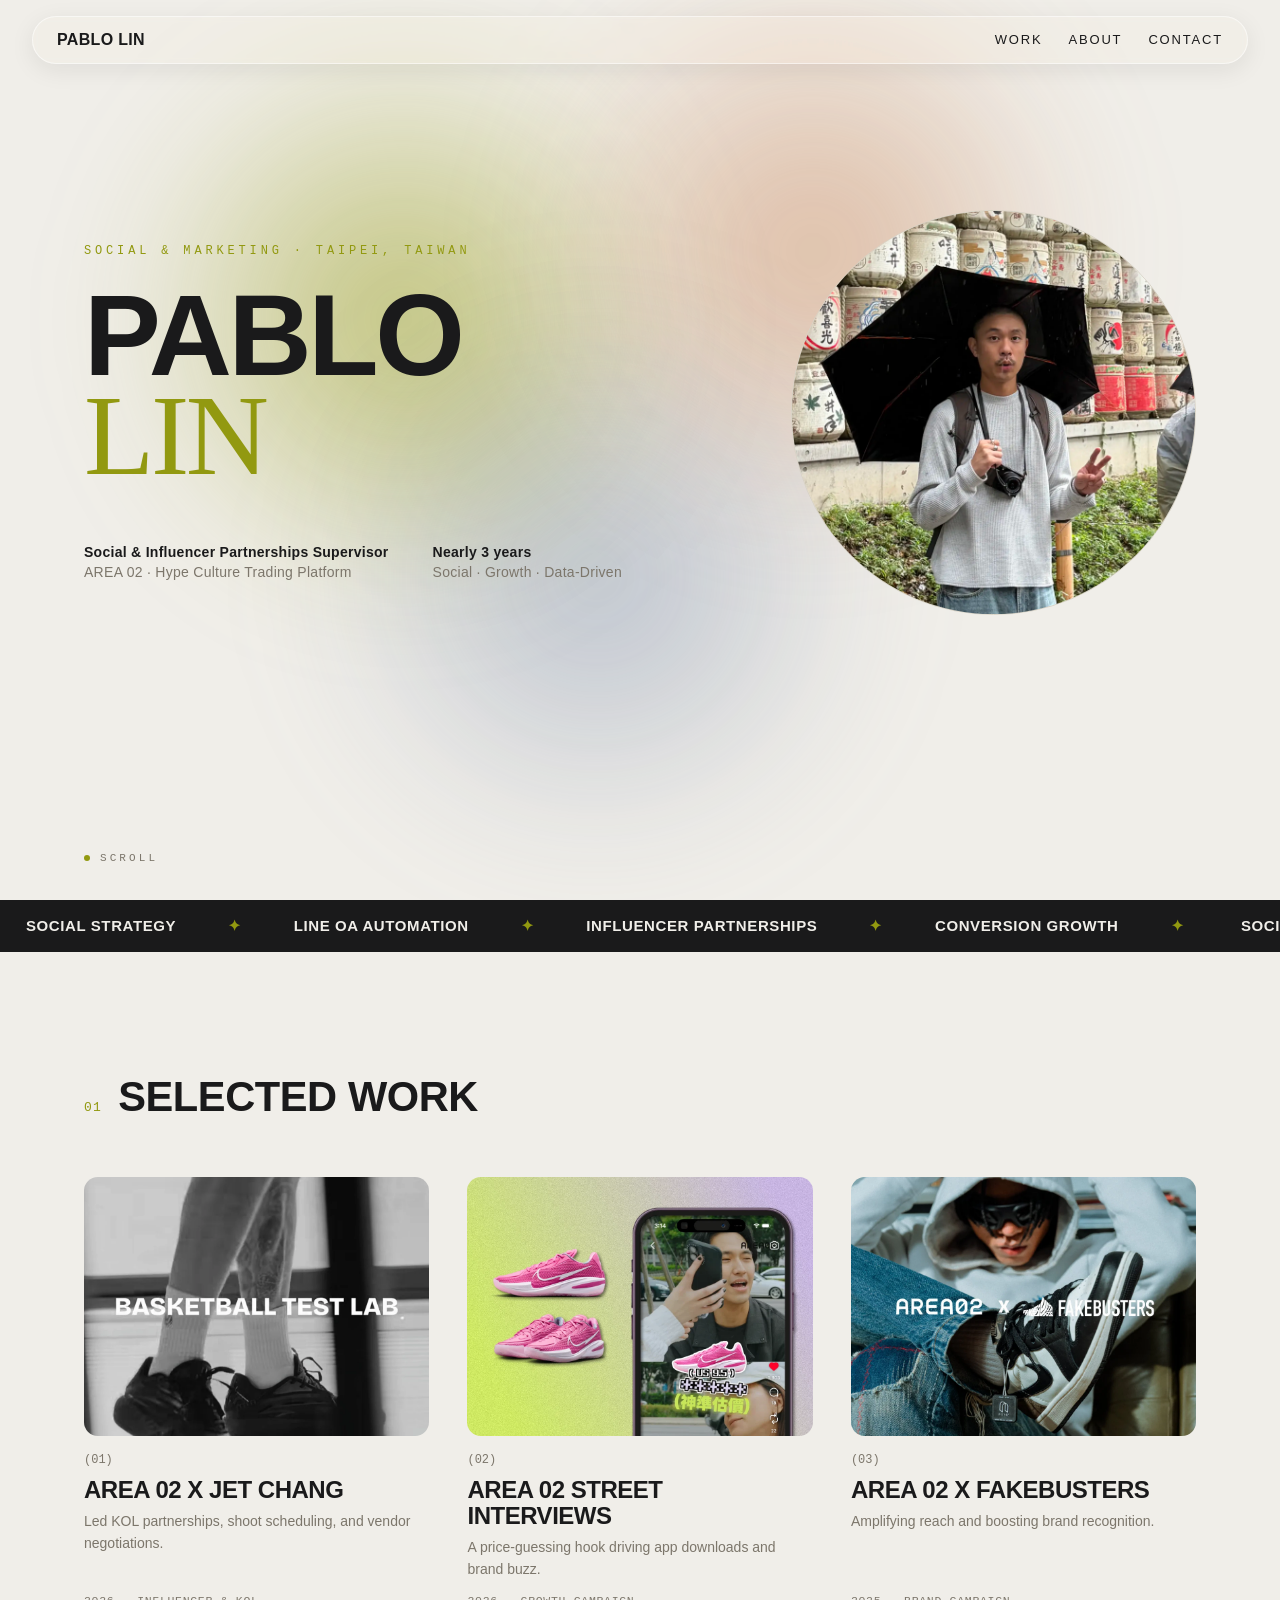
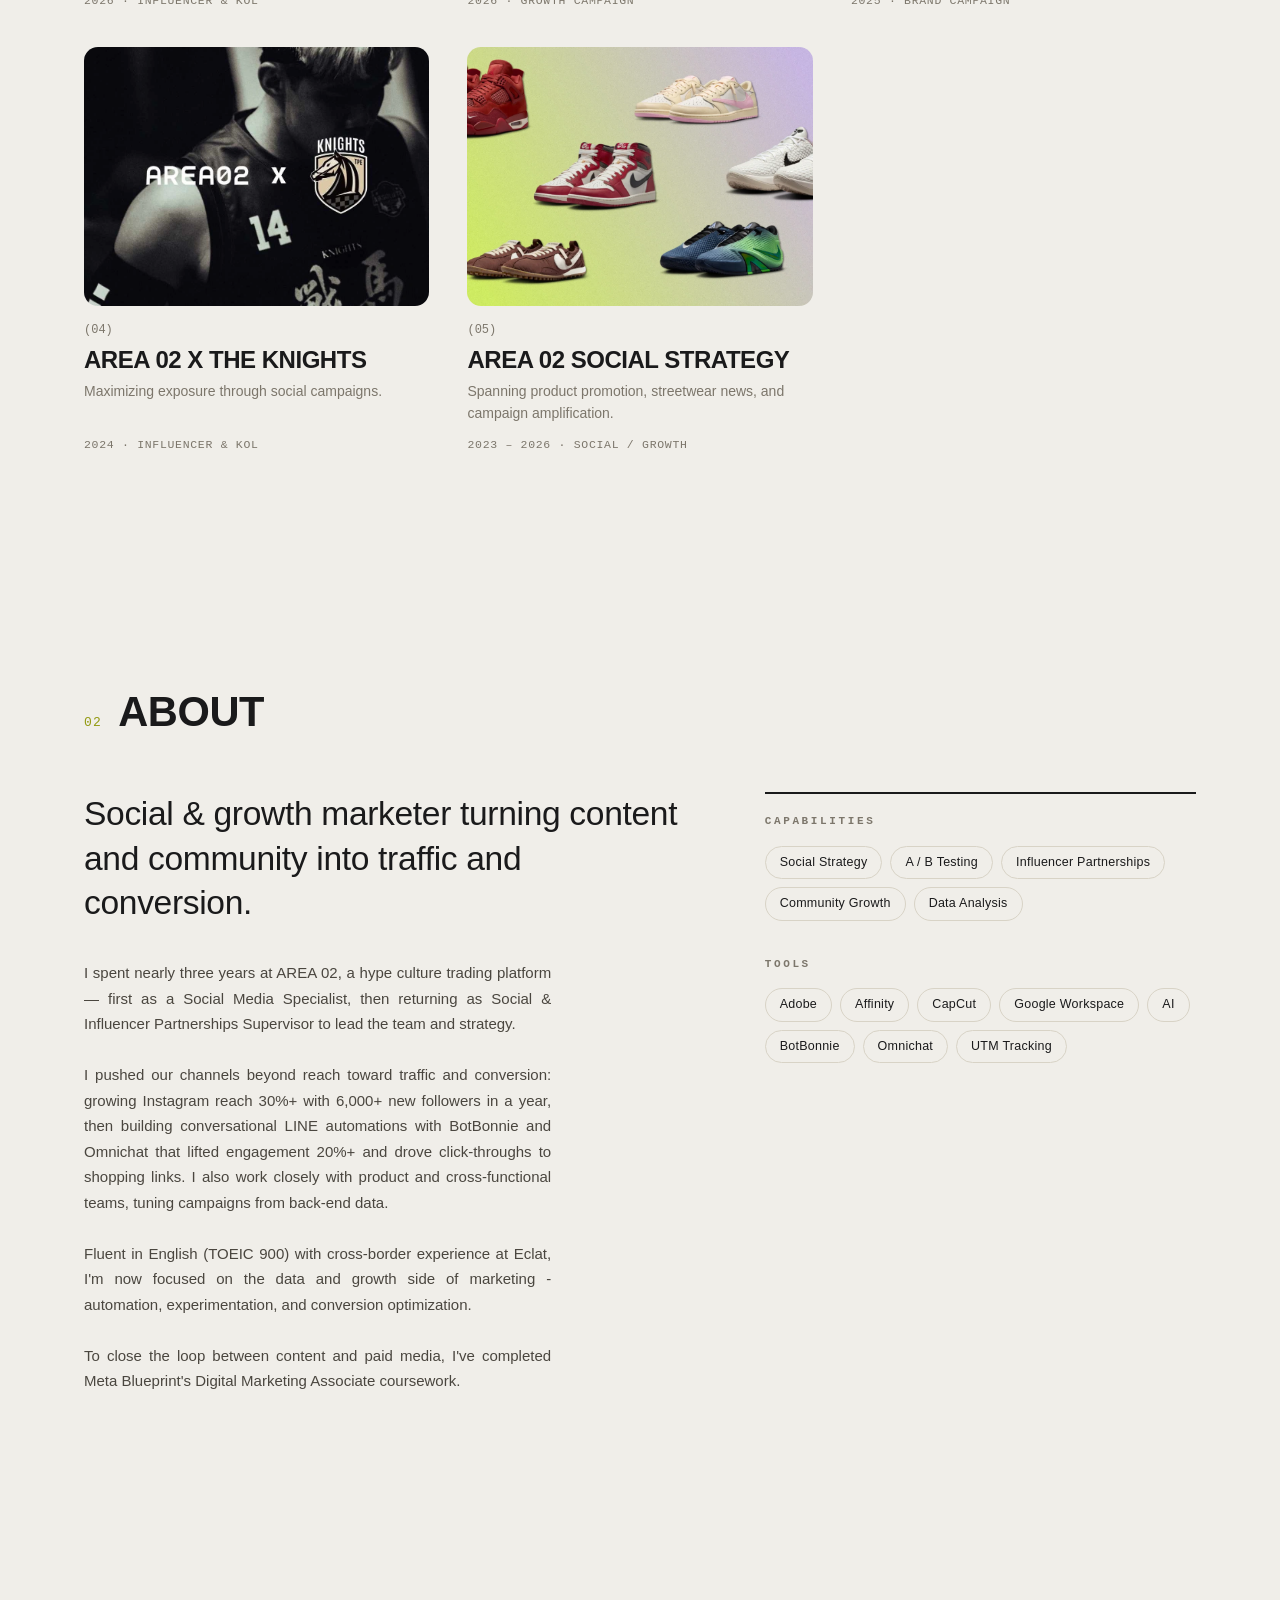
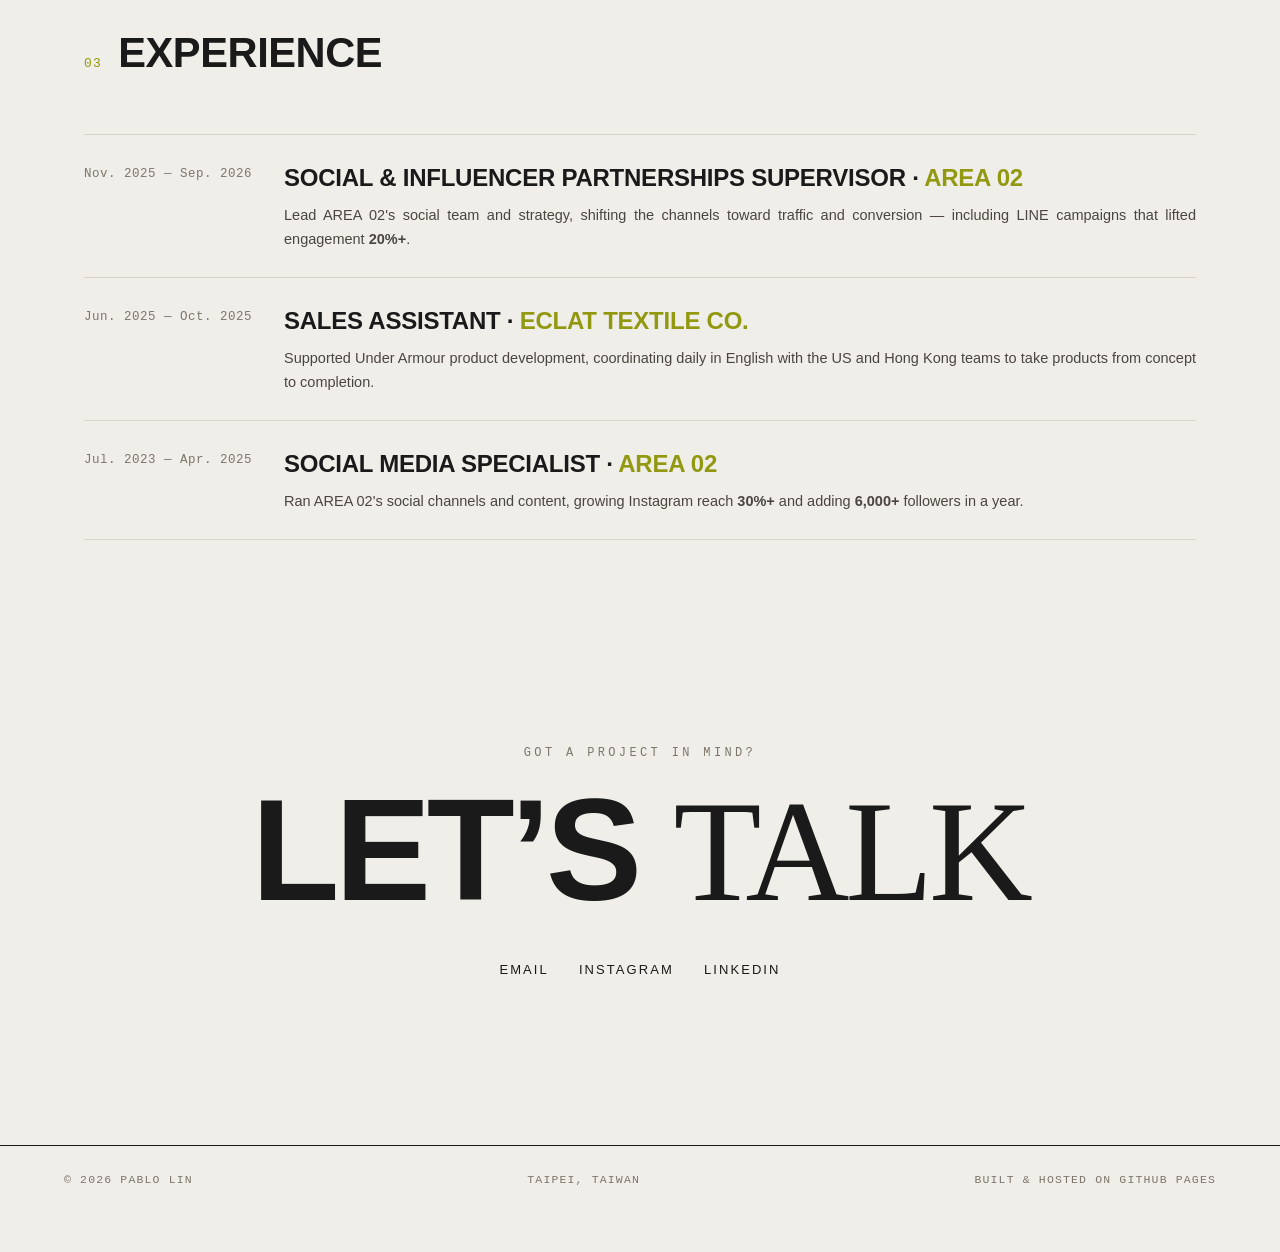
<file: index.html>
<!DOCTYPE html>
<html lang="en">
<head>
<meta charset="UTF-8">
<meta name="viewport" content="width=device-width, initial-scale=1.0">
<title>Pablo Lin · Portfolio</title>
<link rel="stylesheet" href="style.css">
<link rel="icon" href="data:image/svg+xml,<svg xmlns='http://www.w3.org/2000/svg' viewBox='0 0 100 100'><circle cx='50' cy='50' r='50' fill='%23929910'/></svg>">
</head>
<body>

<nav>
  <a href="#top" class="mark">Pablo Lin</a>
  <ul>
    <li><a href="#work">Work</a></li>
    <li><a href="#about">About</a></li>
    <li><a href="#contact">Contact</a></li>
  </ul>
</nav>

<header id="top">
  <!-- 滑鼠互動背景：三團柔色光斑，隨滑鼠流動、自體波動 -->
  <div class="hero-fx" aria-hidden="true">
    <span class="blob blob-1"></span>
    <span class="blob blob-2"></span>
    <span class="blob blob-3"></span>
  </div>
  <div class="wrap hero-grid">
    <div class="hero-text">
      <div class="eyebrow"><span>Social &amp; Marketing · Taipei, Taiwan</span></div>
      <h1>
        <span class="row"><i>Pablo</i></span>
        <span class="row"><i><em>Lin</em></i></span>
      </h1>
      <div class="hero-meta">
        <div><b>Social & Influencer Partnerships Supervisor</b><br>AREA 02 · Hype Culture Trading Platform</div>
        <div><b>Nearly 3 years</b><br>Social · Growth · Data-Driven</div>
      </div>
    </div>
    <div class="hero-photo">
      <img src="images/pablo.webp" alt="Pablo Lin">
    </div>
  </div>
  <div class="scroll-cue"><span class="dot"></span> Scroll</div>
</header>

<div class="marquee">
  <div>
    <span>Social Strategy</span><span><i>✦</i></span><span>LINE OA Automation</span><span><i>✦</i></span><span>Influencer Partnerships</span><span><i>✦</i></span><span>Conversion Growth</span><span><i>✦</i></span>
    <span>Social Strategy</span><span><i>✦</i></span><span>LINE OA Automation</span><span><i>✦</i></span><span>Influencer Partnerships</span><span><i>✦</i></span><span>Conversion Growth</span><span><i>✦</i></span>
  </div>
</div>

<section id="work">
  <div class="wrap">
    <div class="sec-head reveal"><span class="no">01</span><h2>Selected Work</h2></div>

    <div class="work-grid">
      <a class="work-card reveal" href="work/area02-jet-chang.html">
        <div class="work-card-img"><img src="images/work/jet-chang-cover.webp" alt="AREA 02 x Jet Chang"></div>
        <div class="work-card-info">
          <span class="idx">(01)</span>
          <h3 class="work-card-title">AREA 02 x Jet Chang</h3>
          <p class="work-card-desc">Led KOL partnerships, shoot scheduling, and vendor negotiations.</p>
          <span class="work-card-meta">2026 · Influencer &amp; KOL</span>
        </div>
      </a>

      <a class="work-card reveal" href="work/area02-street-interviews.html">
        <div class="work-card-img"><img src="images/work/area-02-street-interviews.webp" alt="AREA 02 Street Interviews"></div>
        <div class="work-card-info">
          <span class="idx">(02)</span>
          <h3 class="work-card-title">AREA 02 Street Interviews</h3>
          <p class="work-card-desc">A price-guessing hook driving app downloads and brand buzz.</p>
          <span class="work-card-meta">2026 · Growth Campaign</span>
        </div>
      </a>

      <a class="work-card reveal" href="work/area02-fakebusters.html">
        <div class="work-card-img"><img src="images/work/area-02-fakebusters.webp" alt="AREA 02 x FAKEBUSTERS"></div>
        <div class="work-card-info">
          <span class="idx">(03)</span>
          <h3 class="work-card-title">AREA 02 x FAKEBUSTERS</h3>
          <p class="work-card-desc">Amplifying reach and boosting brand recognition.</p>
          <span class="work-card-meta">2025 · Brand Campaign</span>
        </div>
      </a>

      <a class="work-card reveal" href="work/area02-the-knights.html">
        <div class="work-card-img"><img src="images/work/area-02-the-knights.webp" alt="AREA 02 x THE KNIGHTS"></div>
        <div class="work-card-info">
          <span class="idx">(04)</span>
          <h3 class="work-card-title">AREA 02 x THE KNIGHTS</h3>
          <p class="work-card-desc">Maximizing exposure through social campaigns.</p>
          <span class="work-card-meta">2024 · Influencer &amp; KOL</span>
        </div>
      </a>

      <a class="work-card reveal" href="work/area02-copywriting.html">
        <div class="work-card-img"><img src="images/work/area-02-copywriting.webp" alt="AREA 02 Social Strategy"></div>
        <div class="work-card-info">
          <span class="idx">(05)</span>
          <h3 class="work-card-title">AREA 02 Social Strategy</h3>
          <p class="work-card-desc">Spanning product promotion, streetwear news, and campaign amplification.</p>
          <span class="work-card-meta">2023 – 2026 · Social / Growth</span>
        </div>
      </a>
    </div>
  </div>
</section>

<section id="about">
  <div class="wrap">
    <div class="sec-head reveal"><span class="no">02</span><h2>About</h2></div>
    <div class="about-grid">
      <div class="reveal">
        <p class="lead">Social & growth marketer turning content and community into traffic and conversion.</p>
        <p class="body">I spent nearly three years at AREA 02, a hype culture trading platform — first as a Social Media Specialist, then returning as Social & Influencer Partnerships Supervisor to lead the team and strategy.<br><br>I pushed our channels beyond reach toward traffic and conversion: growing Instagram reach 30%+ with 6,000+ new followers in a year, then building conversational LINE automations with BotBonnie and Omnichat that lifted engagement 20%+ and drove click-throughs to shopping links. I also work closely with product and cross-functional teams, tuning campaigns from back-end data.<br><br>Fluent in English (TOEIC 900) with cross-border experience at Eclat, I'm now focused on the data and growth side of marketing - automation, experimentation, and conversion optimization.<br><br>To close the loop between content and paid media, I've completed Meta Blueprint's Digital Marketing Associate coursework.</p>
      </div>
      <div class="reveal">
        <div class="sidecard">
          <h3>Capabilities</h3>
          <div class="taglist">
            <span>Social Strategy</span><span>A / B Testing</span><span>Influencer Partnerships</span><span>Community Growth</span><span>Data Analysis</span>
          </div>
          <h3>Tools</h3>
          <div class="taglist">
            <span>Adobe</span><span>Affinity</span><span>CapCut</span><span>Google Workspace</span><span>AI</span><span>BotBonnie</span><span>Omnichat</span><span>UTM Tracking</span>
          </div>
        </div>
      </div>
    </div>
  </div>
</section>

<section id="experience">
  <div class="wrap">
    <div class="sec-head reveal"><span class="no">03</span><h2>Experience</h2></div>

    <div class="exp-row reveal">
      <div class="when">Nov. 2025 — Sep. 2026</div>
      <div>
        <div class="role">Social & Influencer Partnerships Supervisor · <span class="org">AREA 02</span></div>
        <p>Lead AREA 02's social team and strategy, shifting the channels toward traffic and conversion — including LINE campaigns that lifted engagement <strong>20%+</strong>.</p>
      </div>
    </div>

    <div class="exp-row reveal">
      <div class="when">Jun. 2025 — Oct. 2025</div>
      <div>
        <div class="role">Sales Assistant · <span class="org">Eclat Textile Co.</span></div>
        <p>Supported Under Armour product development, coordinating daily in English with the US and Hong Kong teams to take products from concept to completion.</p>
      </div>
    </div>

    <div class="exp-row reveal">
      <div class="when">Jul. 2023 — Apr. 2025</div>
      <div>
        <div class="role">Social Media Specialist · <span class="org">AREA 02</span></div>
        <p>Ran AREA 02's social channels and content, growing Instagram reach <strong>30%+</strong> and adding <strong>6,000+</strong> followers in a year.</p>
      </div>
    </div>
  </div>
</section>

<section id="contact" class="contact">
  <div class="wrap">
    <div class="pre reveal">Got a project in mind?</div>
    <a class="big reveal" href="mailto:boy19790710@gmail.com">Let&rsquo;s <em>talk</em></a>
    <div class="socials reveal">
      <a href="mailto:boy19790710@gmail.com">Email</a>
      <a href="https://www.instagram.com/0118_pablo/" target="_blank" rel="noopener">Instagram</a>
      <a href="https://www.linkedin.com/in/pablo-lin-388a37424/" target="_blank" rel="noopener">LinkedIn</a>
    </div>
  </div>
</section>

<footer>
  <span>© 2026 Pablo Lin</span>
  <span>Taipei, Taiwan</span>
  <span>Built &amp; hosted on GitHub Pages</span>
</footer>

<script src="app.js"></script>
</body>
</html>
</file>
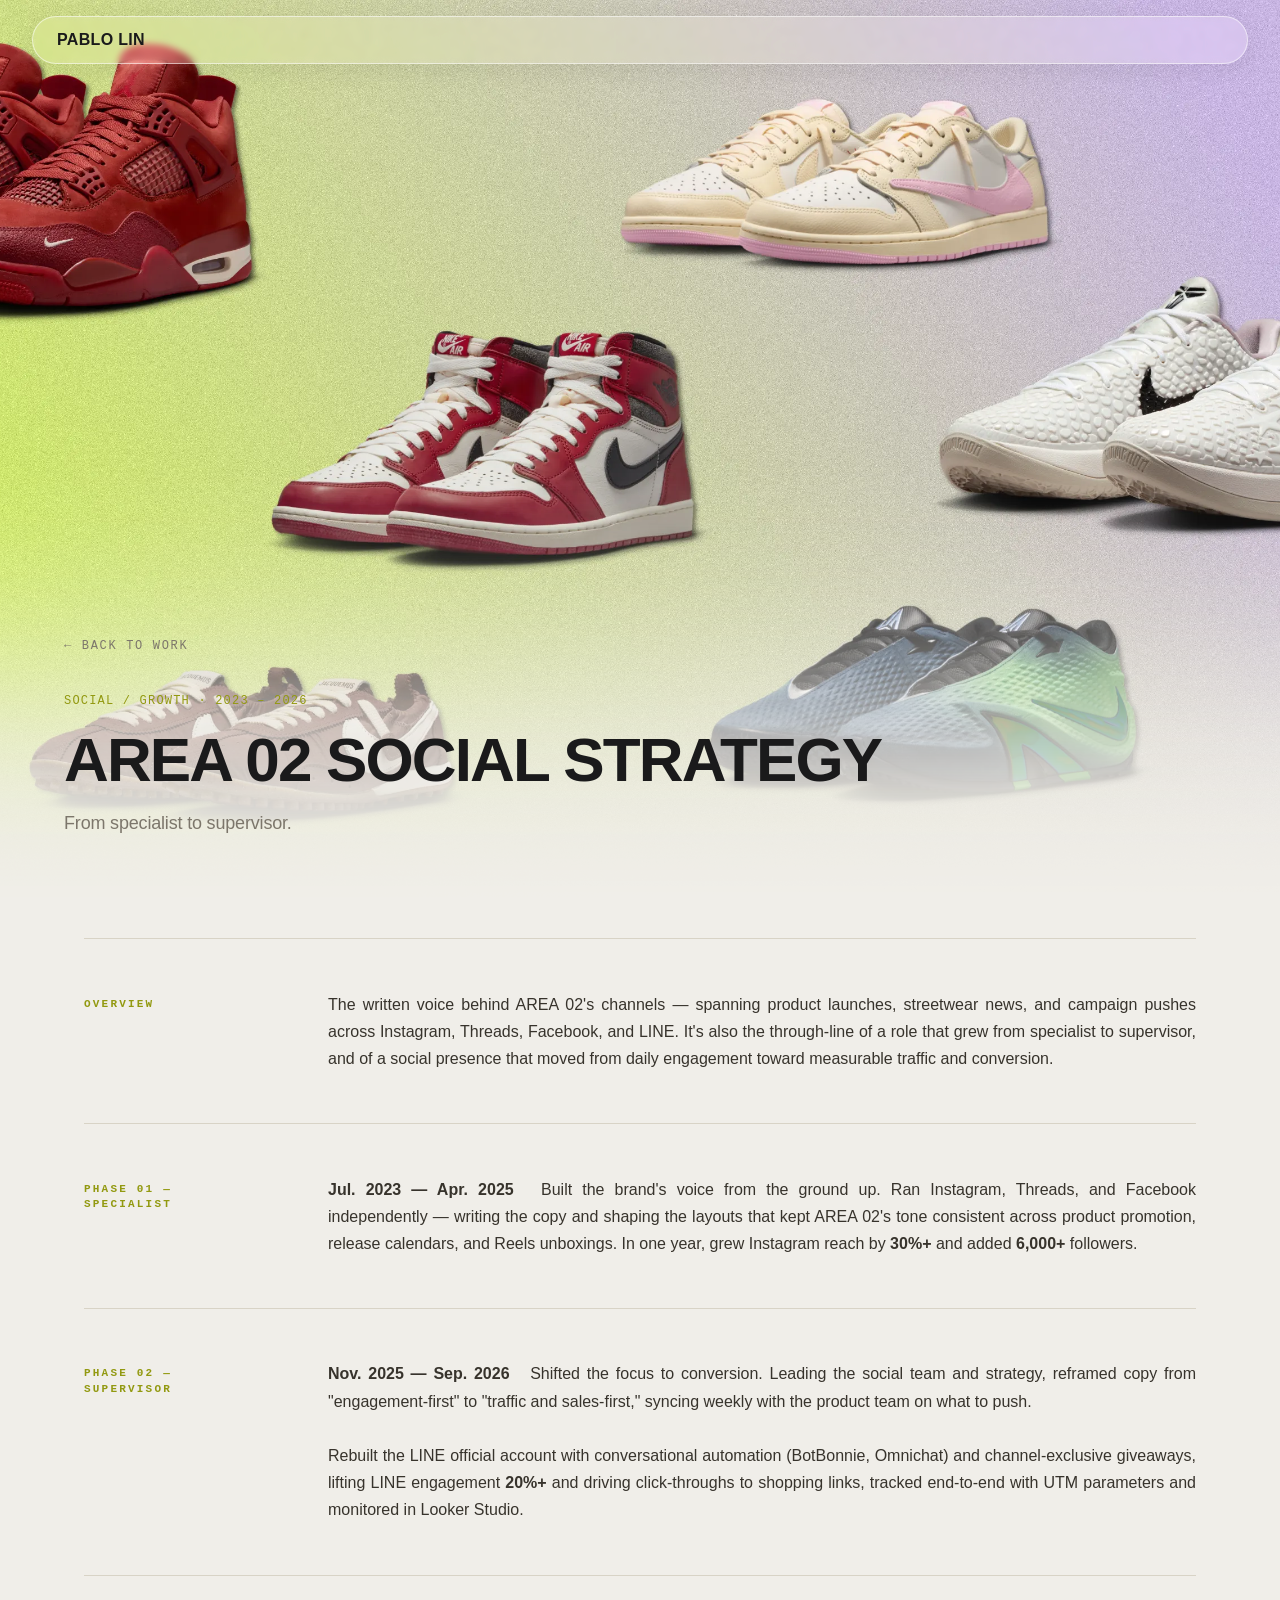
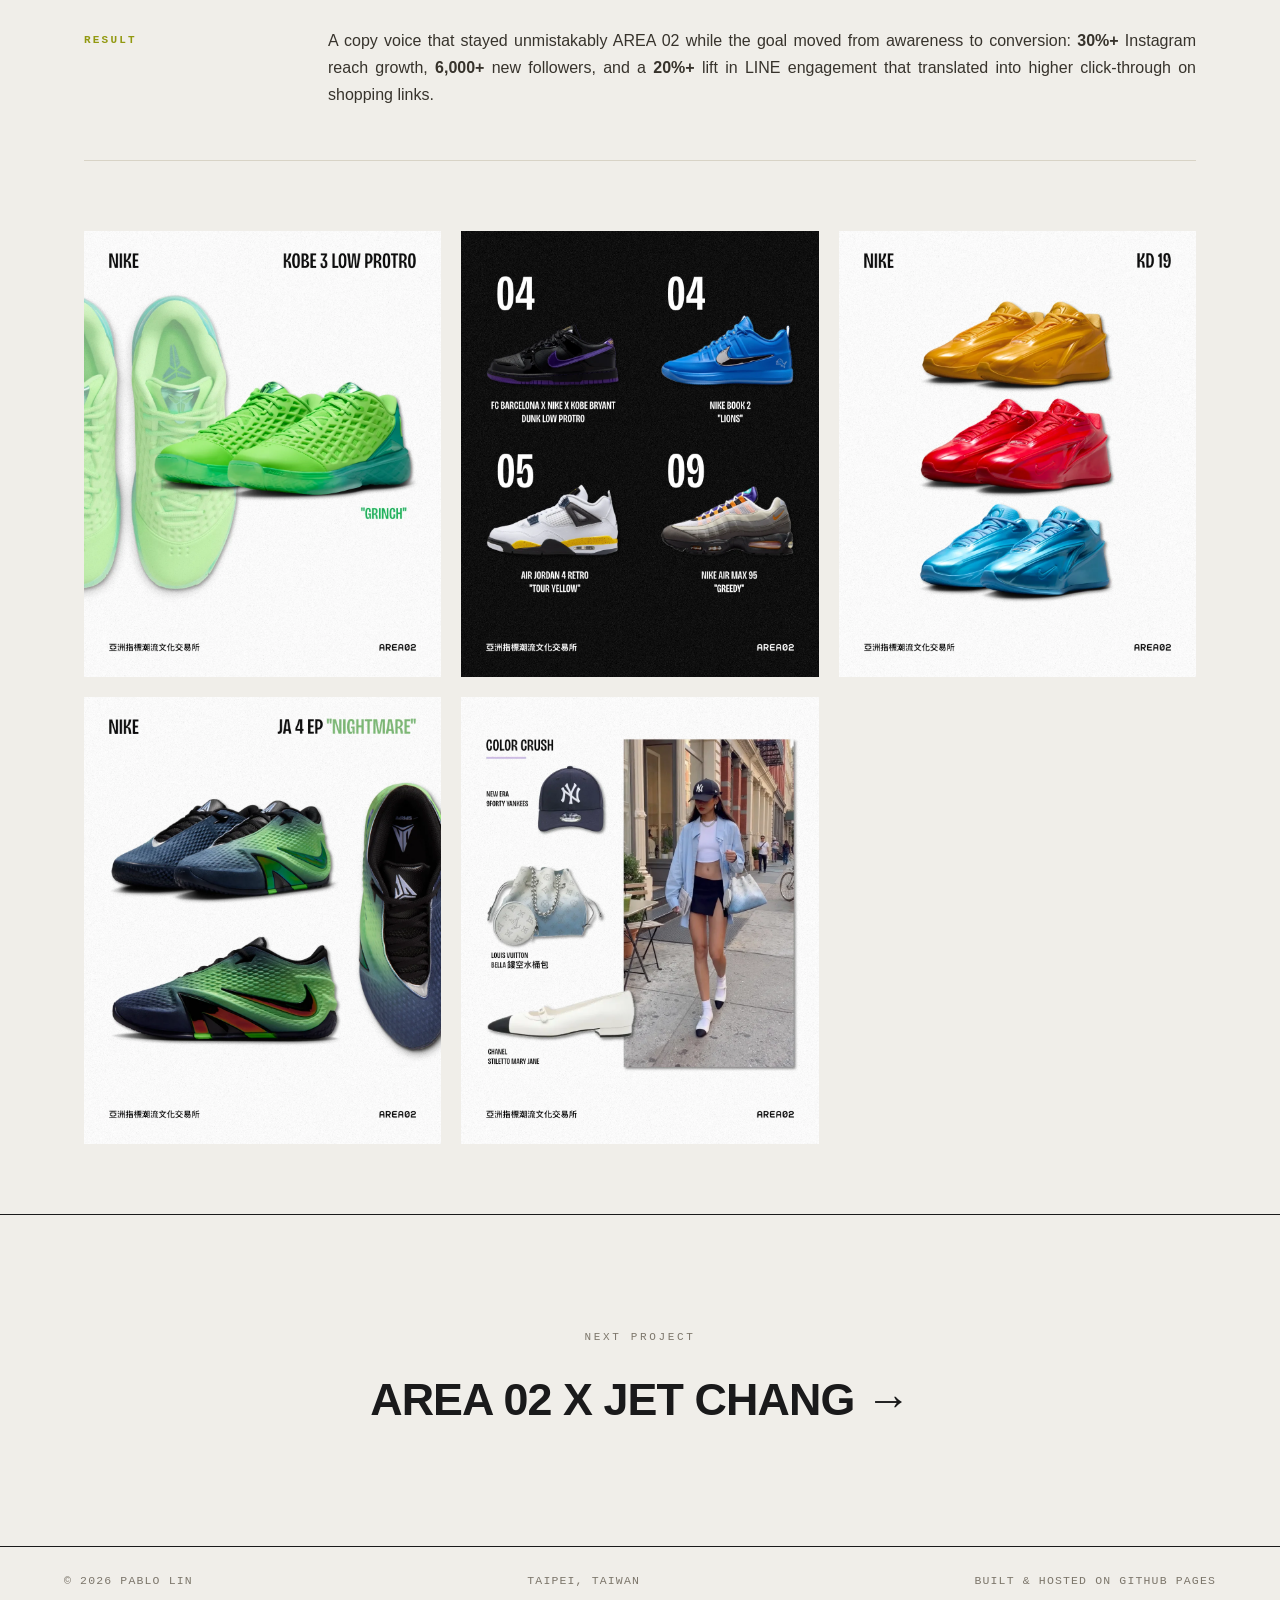
<file: work/area02-copywriting.html>
<!DOCTYPE html>
<html lang="en">
<head>
<meta charset="UTF-8">
<meta name="viewport" content="width=device-width, initial-scale=1.0">
<title>AREA 02 Copywriting · Pablo Lin</title>
<!-- This page is in /work, so css/js use ../ to go up one level -->
<link rel="stylesheet" href="../style.css">
<link rel="icon" href="data:image/svg+xml,<svg xmlns='http://www.w3.org/2000/svg' viewBox='0 0 100 100'><circle cx='50' cy='50' r='50' fill='%23929910'/></svg>">
</head>
<body>

<nav>
  <a href="../index.html" class="mark">Pablo Lin</a>
</nav>

<!-- 滿版 Banner Hero（僅 Copywriting 頁專用） -->
<section class="cw-hero">
  <!-- 會隨捲動淡出的滿版底圖 -->
  <div class="cw-hero-media">
    <img src="../images/area02-copywriting/area02-copywriting-banner.webp" alt="AREA 02 Copywriting">
  </div>

  <!-- 疊在圖上、靠左下的文字 -->
  <div class="cw-hero-caption">
    <a href="../index.html#work" class="backlink">← Back to Work</a>
    <div class="case-tags">Social / Growth · 2023 – 2026</div>
    <h1 class="cw-title">AREA 02 Social Strategy</h1>
    <p class="cw-sub">From specialist to supervisor.</p>
  </div>
</section>

<div class="wrap">
  <!-- 總覽：這頁是「文案」的整體能力，而非單一專案 -->
  <div class="case-body reveal">
    <h3>Overview</h3>
    <div>
      <p>The written voice behind AREA 02's channels — spanning product launches, streetwear news, and campaign pushes across Instagram, Threads, Facebook, and LINE. It's also the through-line of a role that grew from specialist to supervisor, and of a social presence that moved from daily engagement toward measurable traffic and conversion.</p>
    </div>
  </div>

  <!-- 第一階段：Specialist -->
  <div class="case-body reveal">
    <h3>Phase 01 — Specialist</h3>
    <div>
      <p><b>Jul. 2023 — Apr. 2025</b>　Built the brand's voice from the ground up. Ran Instagram, Threads, and Facebook independently — writing the copy and shaping the layouts that kept AREA 02's tone consistent across product promotion, release calendars, and Reels unboxings. In one year, grew Instagram reach by <strong>30%+</strong> and added <strong>6,000+</strong> followers.</p>
    </div>
  </div>

  <!-- 第二階段：Supervisor -->
  <div class="case-body reveal">
    <h3>Phase 02 — Supervisor</h3>
    <div>
      <p><b>Nov. 2025 — Sep. 2026</b>　Shifted the focus to conversion. Leading the social team and strategy, reframed copy from "engagement-first" to "traffic and sales-first," syncing weekly with the product team on what to push.<br><br>Rebuilt the LINE official account with conversational automation (BotBonnie, Omnichat) and channel-exclusive giveaways, lifting LINE engagement <strong>20%+</strong> and driving click-throughs to shopping links, tracked end-to-end with UTM parameters and monitored in Looker Studio.</p>
    </div>
  </div>

  <!-- 結論：用真實數字收攏 -->
  <div class="case-body reveal">
    <h3>Result</h3>
    <div>
      <p>A copy voice that stayed unmistakably AREA 02 while the goal moved from awareness to conversion: <strong>30%+</strong> Instagram reach growth, <strong>6,000+</strong> new followers, and a <strong>20%+</strong> lift in LINE engagement that translated into higher click-through on shopping links.</p>
    </div>
  </div>
</div>

<div class="wrap">
  <div class="gallery reveal">
    <div class="shot"><img src="../images/area02-copywriting/area02-copywriting-1.webp" alt="AREA 02 Copywriting — sample 1" loading="lazy" decoding="async"></div>
    <div class="shot"><img src="../images/area02-copywriting/area02-copywriting-2.webp" alt="AREA 02 Copywriting — sample 2" loading="lazy" decoding="async"></div>
    <div class="shot"><img src="../images/area02-copywriting/area02-copywriting-3.webp" alt="AREA 02 Copywriting — sample 3" loading="lazy" decoding="async"></div>
    <div class="shot"><img src="../images/area02-copywriting/area02-copywriting-4.webp" alt="AREA 02 Copywriting — sample 4" loading="lazy" decoding="async"></div>
    <div class="shot"><img src="../images/area02-copywriting/area02-copywriting-5.webp" alt="AREA 02 Copywriting — sample 5" loading="lazy" decoding="async"></div>
    <div class="shot"><img src="../images/area02-copywriting/area02-copywriting-6.webp" alt="AREA 02 Copywriting — sample 6" loading="lazy" decoding="async"></div>
  </div>
</div>

<div class="next-proj">
  <div class="wrap">
    <div class="pre">Next Project</div>
    <a href="area02-jet-chang.html">AREA 02 x Jet Chang →</a>
  </div>
</div>

<footer>
  <span>© 2026 Pablo Lin</span>
  <span>Taipei, Taiwan</span>
  <span>Built &amp; hosted on GitHub Pages</span>
</footer>

<script src="../app.js"></script>
</body>
</html>
</file>
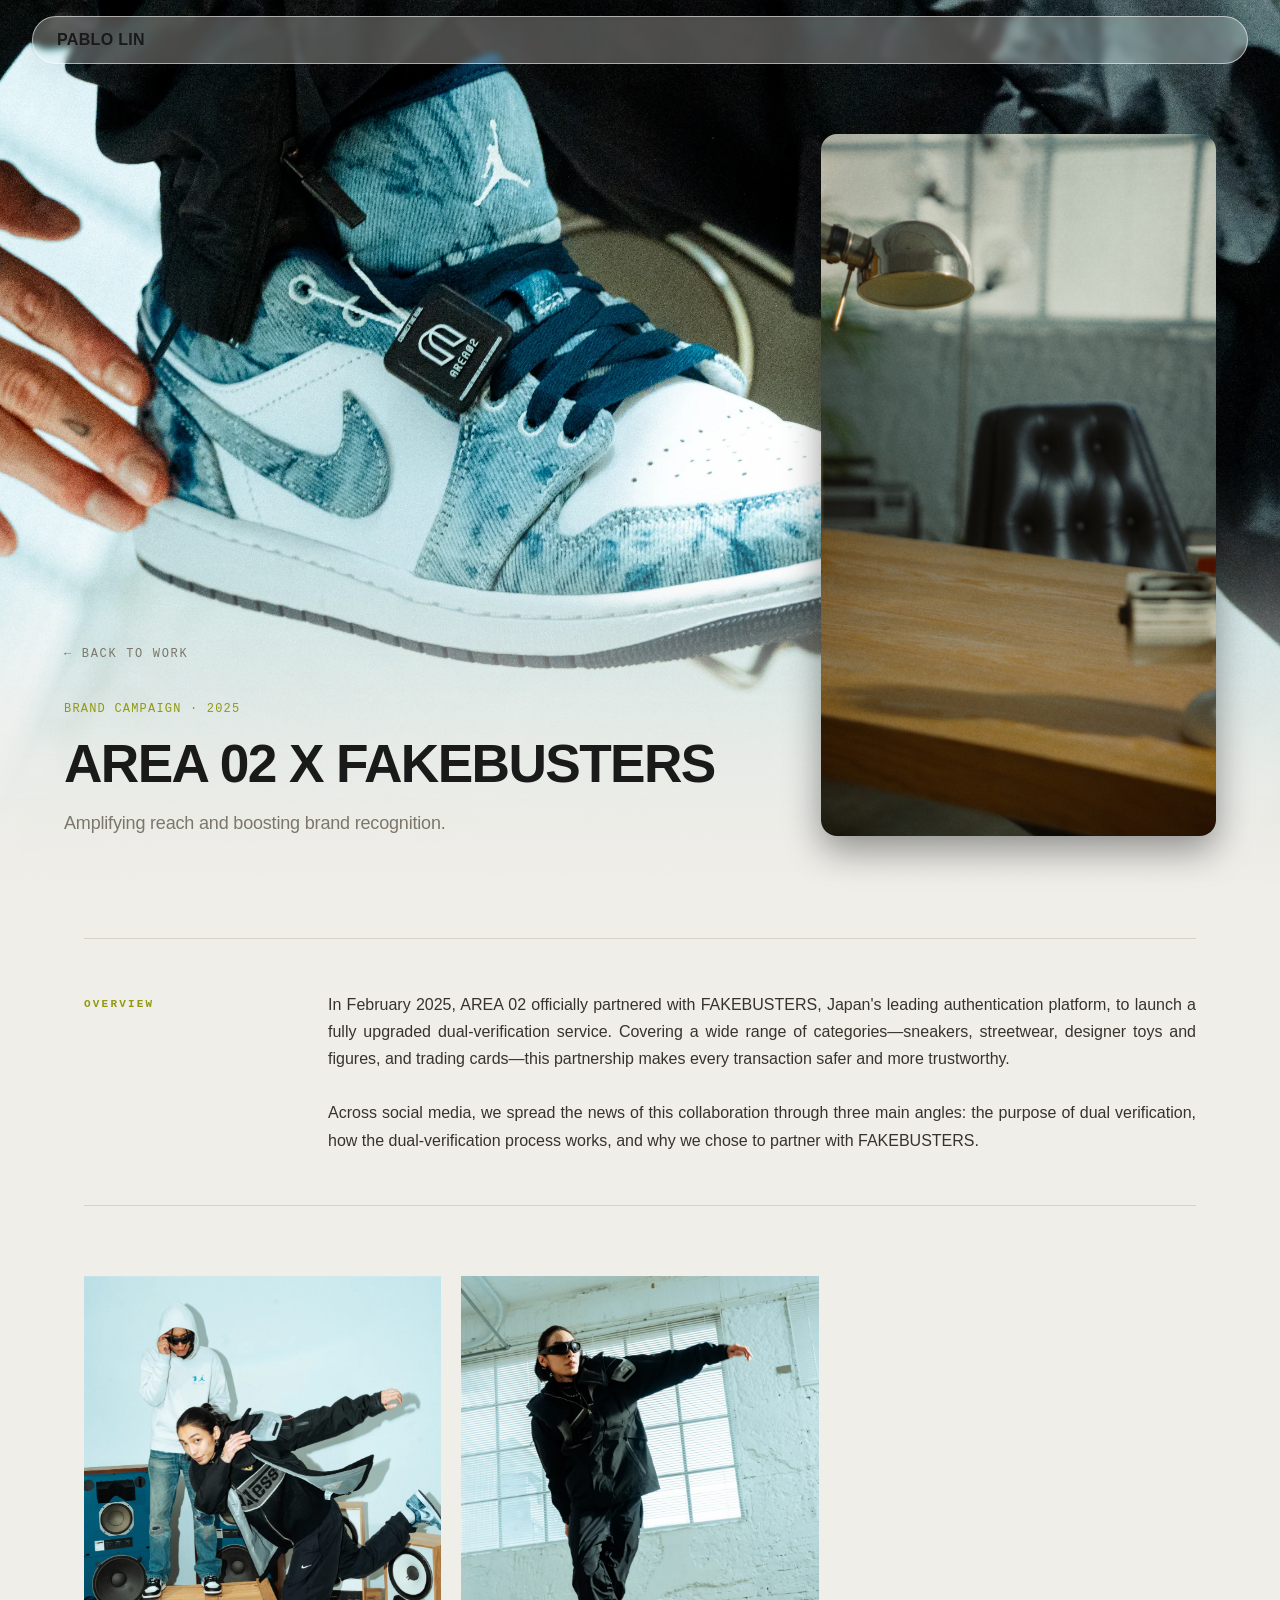
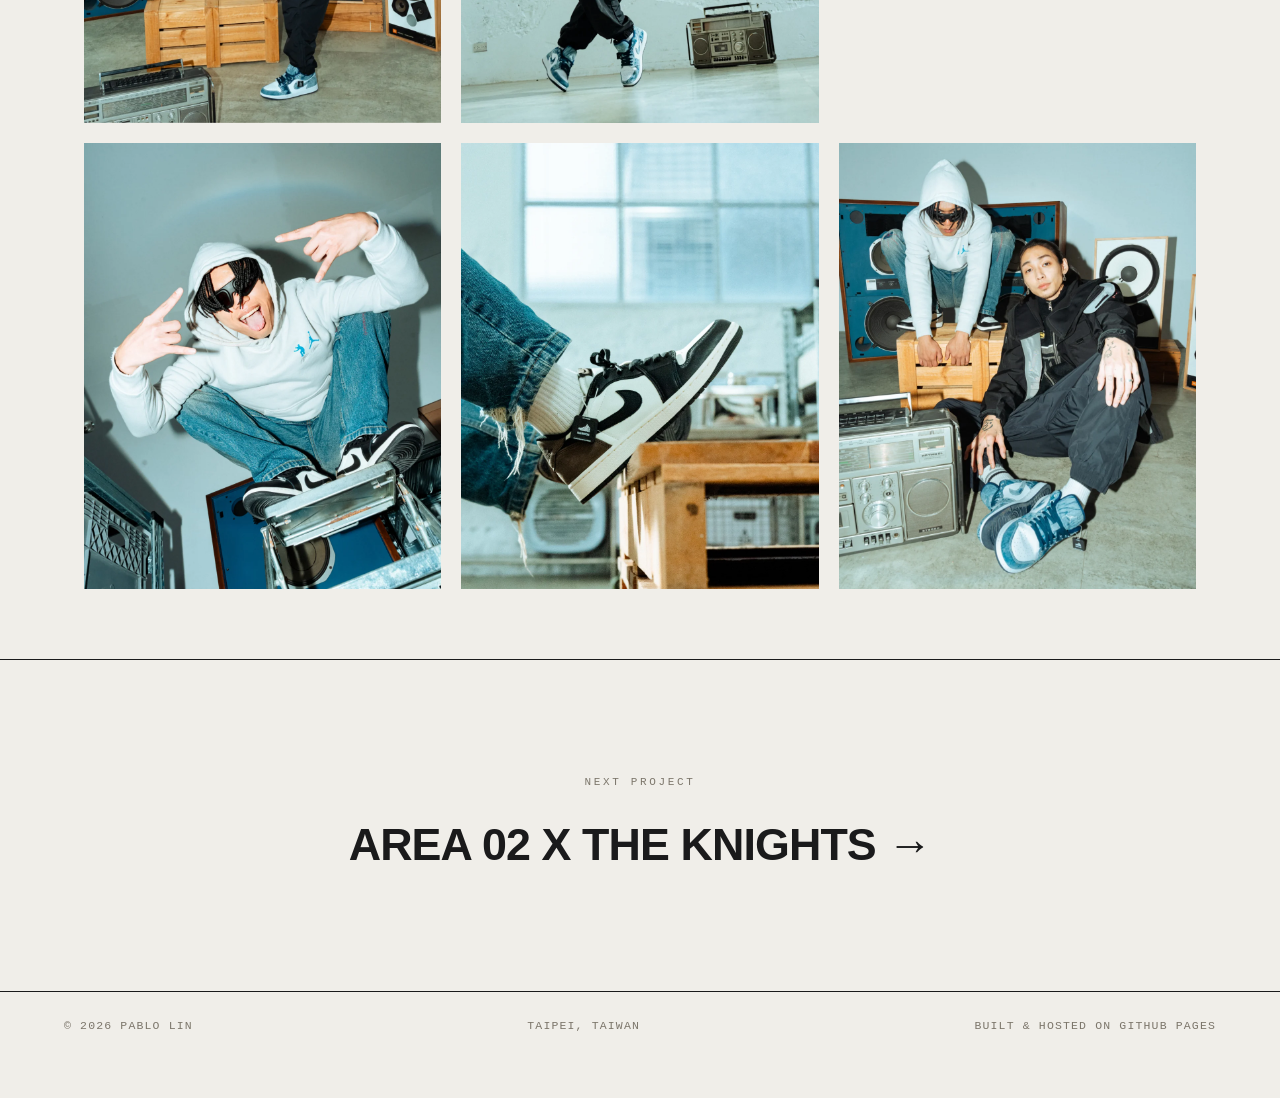
<file: work/area02-fakebusters.html>
<!DOCTYPE html>
<html lang="en">
<head>
<meta charset="UTF-8">
<meta name="viewport" content="width=device-width, initial-scale=1.0">
<title>AREA 02 x FAKEBUSTERS · Pablo Lin</title>
<!-- This page is in /work, so css/js use ../ to go up one level -->
<link rel="stylesheet" href="../style.css">
<link rel="icon" href="data:image/svg+xml,<svg xmlns='http://www.w3.org/2000/svg' viewBox='0 0 100 100'><circle cx='50' cy='50' r='50' fill='%23929910'/></svg>">
</head>
<body>

<nav>
  <a href="../index.html" class="mark">Pablo Lin</a>
</nav>

<!-- Jet 範本：固定 banner 背景 + 右側直式影片 + 左側文字 -->
<section class="cw-hero cw-hero--split">
  <!-- 固定的 banner 背景（滿版，底部沿用漸層淡出）-->
  <div class="cw-hero-media">
    <img src="../images/area02-fakebusters/area02-fakebusters-banner.webp" alt="AREA 02 x FAKEBUSTERS — Banner">
  </div>

  <!-- 右側：清晰直式影片（延後載入：先顯示 poster，頁面就緒後才串流）-->
  <video class="cw-hero-video"
    muted loop playsinline
    preload="none"
    poster="../images/area02-fakebusters/area02-fakebusters-still.webp"
    data-src="../videos/area02-fakebusters/area02-fakebusters-hero-video.mp4">
  </video>

  <!-- 左側：文字容器 -->
  <div class="cw-hero-caption">
    <a href="../index.html#work" class="backlink">← Back to Work</a>
    <div class="case-tags">Brand Campaign · 2025</div>
    <h1 class="cw-title oneline">AREA 02 x FAKEBUSTERS</h1>
    <p class="cw-sub">Amplifying reach and boosting brand recognition.</p>
    <!-- <div class="metrics">
      <div class="stat"><div class="num"><em>+34%</em></div><div class="lbl">Views growth</div></div>
      <div class="stat"><div class="num"><em>62K</em></div><div class="lbl">Peak reach</div></div>
      <div class="stat"><div class="num"><em>+36%</em></div><div class="lbl">Engagement lift</div></div>
    </div> -->
  </div>
</section>

<div class="wrap">
  <div class="case-body reveal">
    <h3>Overview</h3>
    <div>
      <p>In February 2025, AREA 02 officially partnered with FAKEBUSTERS, Japan's leading authentication platform, to launch a fully upgraded dual-verification service. Covering a wide range of categories—sneakers, streetwear, designer toys and figures, and trading cards—this partnership makes every transaction safer and more trustworthy.<br><br>Across social media, we spread the news of this collaboration through three main angles: the purpose of dual verification, how the dual-verification process works, and why we chose to partner with FAKEBUSTERS.</p>
    </div>
  </div>
</div>

<div class="wrap">
  <div class="gallery reveal">
    <div class="shot"><img src="../images/area02-fakebusters/area02-fakebusters-gallery-1.webp" alt="AREA 02 x FAKEBUSTERS — Gallery Image 1" loading="lazy" decoding="async"></div>
    <div class="shot"><img src="../images/area02-fakebusters/area02-fakebusters-gallery-2.webp" alt="AREA 02 x FAKEBUSTERS — Gallery Image 2" loading="lazy" decoding="async"></div>
    <div class="shot"><img src="../images/area02-fakebusters/area02-fakebusters-gallery-3.webp" alt="AREA 02 x FAKEBUSTERS — Gallery Image 3" loading="lazy" decoding="async"></div>
    <div class="shot"><img src="../images/area02-fakebusters/area02-fakebusters-gallery-4.webp" alt="AREA 02 x FAKEBUSTERS — Gallery Image 4" loading="lazy" decoding="async"></div>
    <div class="shot"><img src="../images/area02-fakebusters/area02-fakebusters-gallery-5.webp" alt="AREA 02 x FAKEBUSTERS — Gallery Image 5" loading="lazy" decoding="async"></div>
    <div class="shot"><img src="../images/area02-fakebusters/area02-fakebusters-gallery-6.webp" alt="AREA 02 x FAKEBUSTERS — Gallery Image 6" loading="lazy" decoding="async"></div>
  </div>
</div>

<div class="next-proj">
  <div class="wrap">
    <div class="pre">Next Project</div>
    <a href="area02-the-knights.html">AREA 02 x The Knights →</a>
  </div>
</div>

<footer>
  <span>© 2026 Pablo Lin</span>
  <span>Taipei, Taiwan</span>
  <span>Built &amp; hosted on GitHub Pages</span>
</footer>

<script src="../app.js"></script>
</body>
</html>
</file>
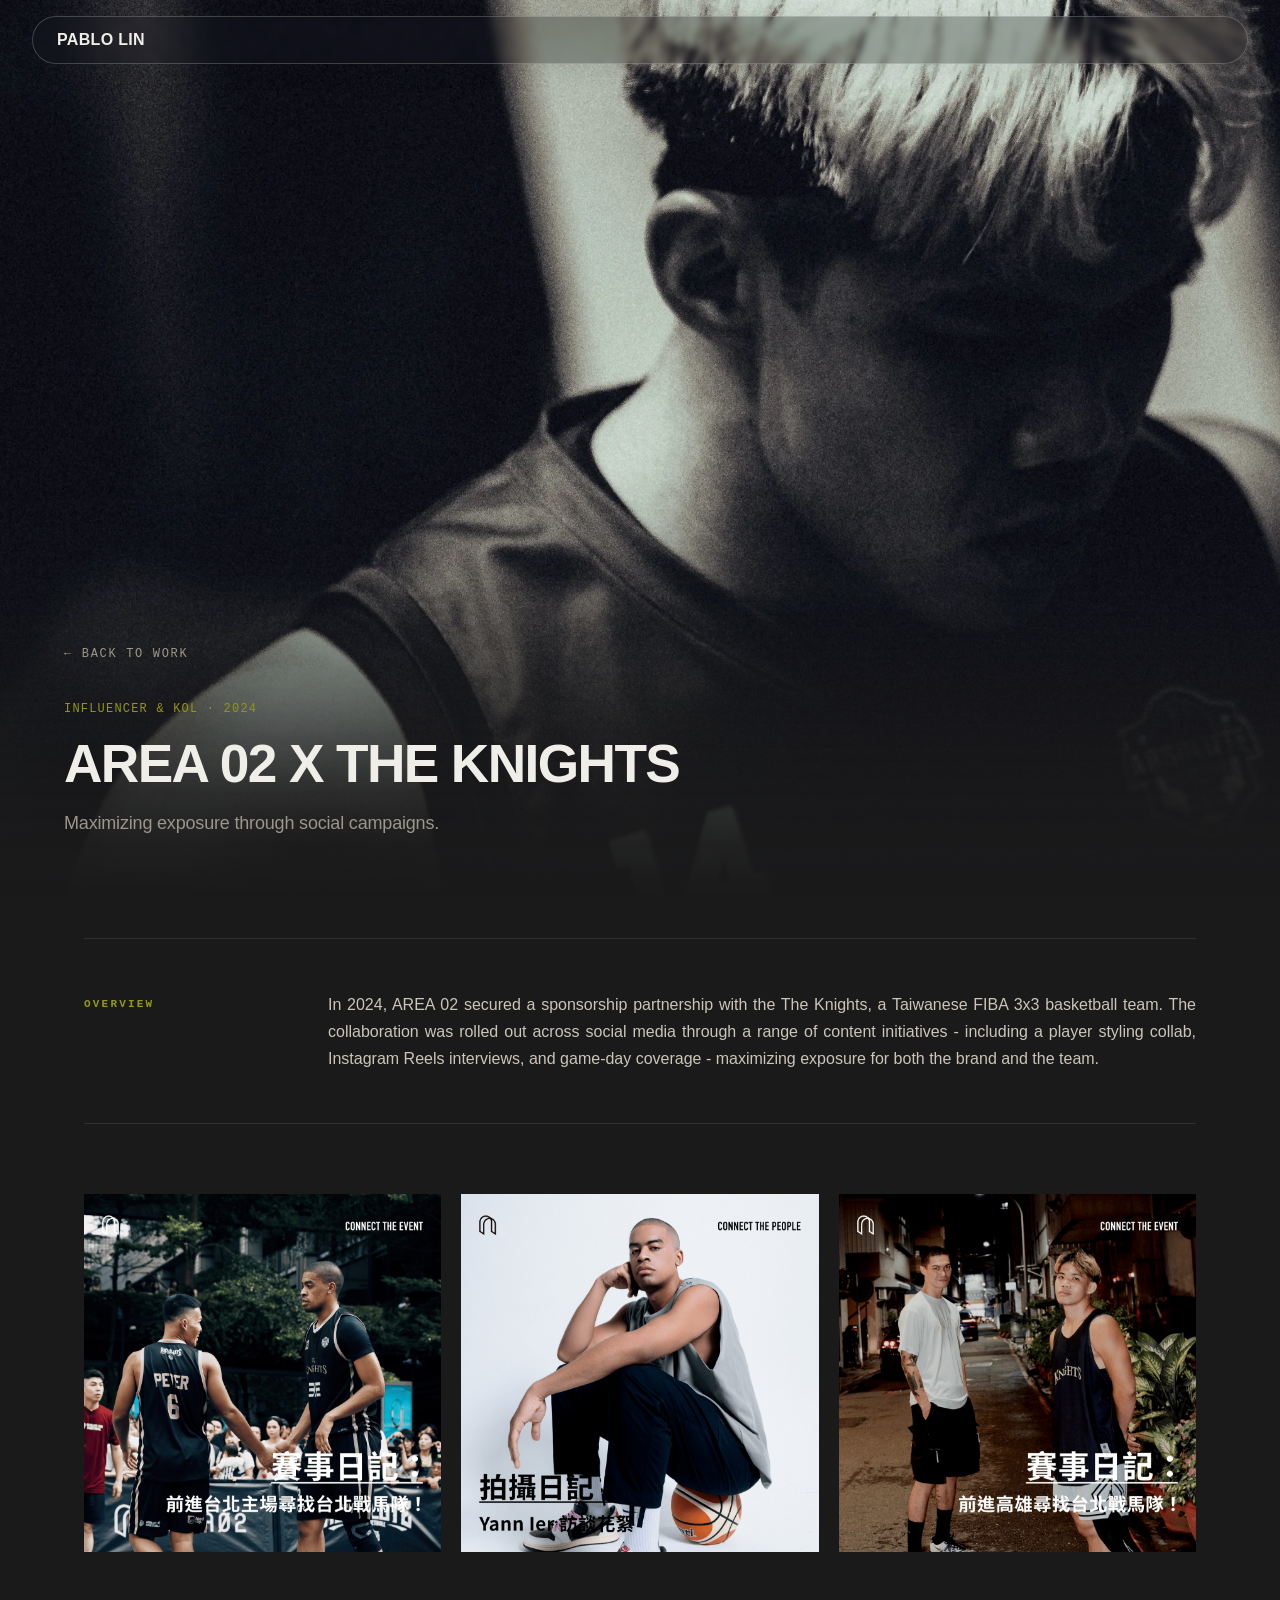
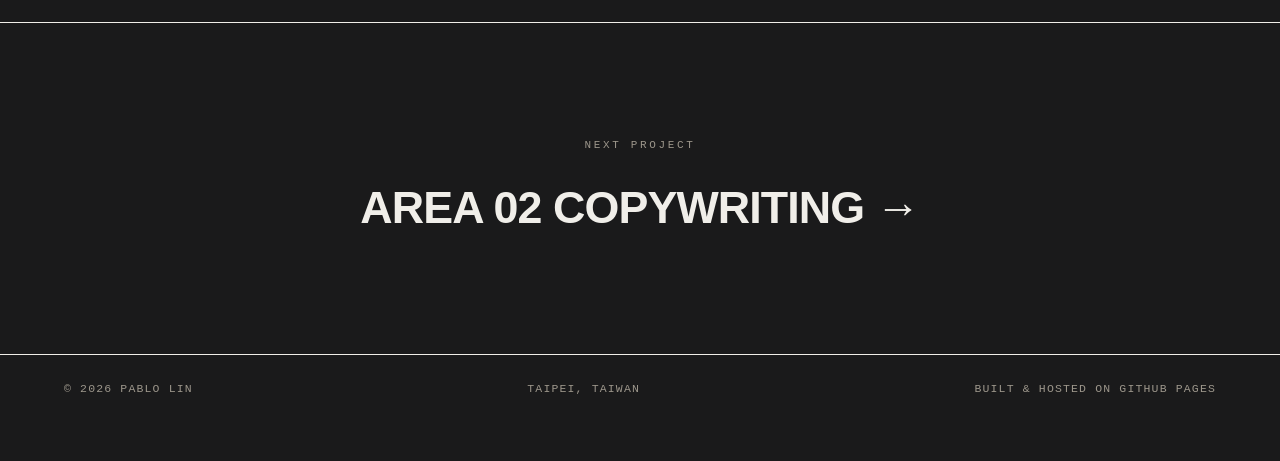
<file: work/area02-the-knights.html>
<!DOCTYPE html>
<html lang="en">
<head>
<meta charset="UTF-8">
<meta name="viewport" content="width=device-width, initial-scale=1.0">
<title>AREA 02 x The Knights · Pablo Lin</title>
<!-- This page is in /work, so css/js use ../ to go up one level -->
<link rel="stylesheet" href="../style.css">
<link rel="icon" href="data:image/svg+xml,<svg xmlns='http://www.w3.org/2000/svg' viewBox='0 0 100 100'><circle cx='50' cy='50' r='50' fill='%23929910'/></svg>">
</head>
<body class="theme-dark">

<nav>
  <a href="../index.html" class="mark">Pablo Lin</a>
</nav>

<!-- Jet 範本（無影片版）：固定 banner 背景 + 左側文字 -->
<section class="cw-hero cw-hero--split">
  <!-- 固定的 banner 背景（滿版，底部沿用漸層淡出）-->
  <div class="cw-hero-media">
    <img src="../images/area02-the-knights/area02-the-knights-banner.webp" alt="AREA 02 x The Knights — Banner">
  </div>

  <!-- 左側：文字容器（此頁無直式影片）-->
  <div class="cw-hero-caption">
    <a href="../index.html#work" class="backlink">← Back to Work</a>
    <div class="case-tags">Influencer &amp; KOL · 2024</div>
    <h1 class="cw-title oneline">AREA 02 x The Knights</h1>
    <p class="cw-sub">Maximizing exposure through social campaigns.</p>
    <!-- <div class="metrics">
      <div class="stat"><div class="num"><em>+34%</em></div><div class="lbl">Views growth</div></div>
      <div class="stat"><div class="num"><em>62K</em></div><div class="lbl">Peak reach</div></div>
      <div class="stat"><div class="num"><em>+36%</em></div><div class="lbl">Engagement lift</div></div>
    </div> -->
  </div>
</section>

<div class="wrap">
  <div class="case-body reveal">
    <h3>Overview</h3>
    <div>
      <p>In 2024, AREA 02 secured a sponsorship partnership with the The Knights, a Taiwanese FIBA 3x3 basketball team. The collaboration was rolled out across social media through a range of content initiatives - including a player styling collab, Instagram Reels interviews, and game-day coverage - maximizing exposure for both the brand and the team.</p>
    </div>
  </div>
</div>

<div class="wrap">
  <div class="gallery gallery-square reveal">
    <div class="shot"><img src="../images/area02-the-knights/area02-the-knights-1.png" alt="AREA 02 x The Knights - 1" loading="lazy" decoding="async"></div>
    <div class="shot"><img src="../images/area02-the-knights/area02-the-knights-2.png" alt="AREA 02 x The Knights - 2" loading="lazy" decoding="async"></div>
    <div class="shot"><img src="../images/area02-the-knights/area02-the-knights-3.png" alt="AREA 02 x The Knights - 3" loading="lazy" decoding="async"></div>
  </div>
</div>

<div class="next-proj">
  <div class="wrap">
    <div class="pre">Next Project</div>
    <a href="area02-copywriting.html">AREA 02 Copywriting →</a>
  </div>
</div>

<footer>
  <span>© 2026 Pablo Lin</span>
  <span>Taipei, Taiwan</span>
  <span>Built &amp; hosted on GitHub Pages</span>
</footer>

<script src="../app.js"></script>
</body>
</html>
</file>
<file: style.css>
/* =========================================================
   Pablo Lin — Portfolio 樣式表
   目錄：
   01. 全域設定（變數、reset、共用容器）
   02. 導覽列 NAV（浮動毛玻璃膠囊）
   03. 首頁 HERO（大標、個人資訊、照片、Scroll 提示）
   04. 跑馬燈 MARQUEE
   05. 區塊通用（section 間距、區塊標題）
   06. SELECTED WORK 作品網格
   07. ABOUT 關於
   08. EXPERIENCE 經歷
   09. CONTACT 聯絡
   10. FOOTER 頁尾
   11. 作品內頁 CASE STUDY（內頁 hero、metrics、內文、圖庫、下一個專案）
   12. 進場動畫 REVEAL 與 keyframes
   13. 響應式 RWD（手機 ≤820px）
   14. 列印樣式 PRINT
   15. 頁面切換動畫（View Transitions）
   ========================================================= */


/* ============ 01. 全域設定 ============ */
/* 全站顏色 / 字體變數，改這裡就能一次換色換字 */
:root{
  --paper:#F0EEE9;
  --ink:#1A1A1B;
  --muted:#7c766b;
  --line:#d8d3c6;
  --accent:#929910;
  --display:"Helvetica Neue",Helvetica,Arial,sans-serif;
  --serif:Georgia,"Times New Roman",serif;
  --mono:"SF Mono",ui-monospace,Menlo,Consolas,monospace;
  /* 流動間距系統：手機最小值 → 隨螢幕等比放大 → 約 1600px 一起觸頂維持一致 */
  --space-sm:  clamp(18px, 1.75vw, 28px);
  --space-md:  clamp(28px, 3vw, 48px);
  --space-lg:  clamp(40px, 4vw, 64px);
  --space-xl:  clamp(72px, 9vw, 144px);
  --space-2xl: clamp(110px, 13vw, 208px);
  /* Reels split hero：左右到邊界的間距（左右一致、隨螢幕等比縮放）*/
  --cw-edge:clamp(24px, 5vw, 64px);
}

*{
  margin:0;
  padding:0;
  box-sizing:border-box
}

html{
  scroll-behavior:smooth;
  overflow-x:hidden;
}

body{
  background:var(--paper);
  color:var(--ink);
  font-family:var(--display);
  -webkit-font-smoothing:antialiased;
  overflow-x:hidden;
  line-height:1.4;
}

a{
  color:inherit;
  text-decoration:none
}

::selection{
  background:var(--accent);
  color:#fff
}

/* .wrap：全站共用的置中容器（最大寬 1240、左右留白） */
.wrap{
  max-width:1240px;
  margin:0 auto;
  padding:0 clamp(20px,5vw,64px)
}


/* ============ 02. 導覽列 NAV ============ */
/* 固定在頂端的浮動膠囊，毛玻璃效果 */
nav{
  position:fixed;
  top:clamp(12px, 1.6vw, 16px);          /* 上方距離也隨螢幕微縮，手機更貼近頂端 */
  left:0;
  right:0;
  z-index:50;
  width:calc(100% - clamp(24px, 5vw, 128px));  /* 左右留白隨螢幕等比縮放，取代固定 32px */
  max-width:1600px;                            /* 上方選單列最大寬 1600px */
  margin:0 auto;
  display:flex;
  align-items:center;
  justify-content:space-between;
  gap:24px;
  padding:12px 24px;
  border-radius:100px;
  background:rgba(240,238,233,.3);
  backdrop-filter:blur(3px) saturate(1.4);
  -webkit-backdrop-filter:blur(3px) saturate(1.4);
  border:1px solid rgba(255,255,255,.55);
  box-shadow:0 6px 24px rgba(26,26,27,.08);
  color:var(--ink);
  transition:color .4s ease, background-color .4s ease, border-color .4s ease;
}

/* 疊在深色區塊上時，只翻文字顏色，背景/邊框維持原本毛玻璃 */
nav.nav-light{
  color:var(--paper);
}


/* ===== 單頁深色主題（套在 <body class="theme-dark"> 的頁面）===== */
/* 翻轉設計變數：底色轉黑、文字轉白，次要色與分隔線一起反過來 */
body.theme-dark{
  --paper:#1a1a1b;   /* 底色改黑（banner 會淡出成黑，與深照片無縫）*/
  --ink:#F0EEE9;     /* 主要文字翻白 */
  --muted:#9c968b;   /* 次要文字：黑底上調亮才看得清 */
  --line:#33302b;    /* 分隔線：黑底上的低調線 */
  /* --accent 橄欖綠不變，深淺底都適用 */
}

/* 導覽列：深色頁改用深色毛玻璃（文字已由 --ink 自動翻白）*/
body.theme-dark nav{
  background:rgba(26,26,27,.3);
  border-color:rgba(255,255,255,.2);
}

/* 內文段落原本用寫死的深色 #37332c，深色頁改成淺色 */
body.theme-dark .case-body p{
  color:#cbc5ba;
}

nav .mark{
  font-weight:800;
  letter-spacing:.02em;
  font-size:16px;
  text-transform:uppercase
}

nav ul{
  display:flex;
  gap:26px;
  list-style:none;
  font-size:13px;
  letter-spacing:.14em;
  text-transform:uppercase
}

/* 選單連結：hover 變色要平滑、慢一點 */
nav a{
  transition:color .6s cubic-bezier(.22, 1, .36, 1);
}

nav a:hover{
  color:var(--accent);   /* hover 時文字變主色綠 */
}

/* 內頁導覽列標題：預設隱藏，往下滑、大標消失後才淡入 */
.nav-title{
  font-family:var(--mono);
  font-size:12px;
  letter-spacing:.12em;
  text-transform:uppercase;
  color:var(--ink);
  font-weight:700;
  opacity:0;
  transform:translateY(-4px);
  transition:opacity .4s ease, transform .4s ease;
  pointer-events:none;
  white-space:nowrap;
  overflow:hidden;
  text-overflow:ellipsis;
  max-width:60vw;
}

nav.show-title .nav-title{
  opacity:1;
  transform:none;
}


/* ============ 03. 首頁 HERO ============ */
/* ===== 首頁 HERO 滑鼠互動背景：柔色團塊流動 + 波動 ===== */
/* 容器：鋪滿 hero、墊在內容底下、裁掉溢出的柔邊、不擋滑鼠 */
.hero-fx{
  position:absolute;
  inset:0;
  z-index:0;
  overflow:hidden;
  pointer-events:none;
}

/* 讓 hero 內容浮在效果之上 */
header > .wrap{
  position:relative;
  z-index:1;
}

/* scroll 提示維持原本的左下角絕對定位，只補 z-index 疊到效果上面 */
.scroll-cue{
  z-index:1;
}

/* 柔色團塊：淺底上用 multiply 才吃得出顏色 */
.hero-fx .blob{
  position:absolute;
  width:52vw;
  height:52vw;
  border-radius:50%;
  filter:blur(55px);
  opacity:.9;
  mix-blend-mode:multiply;   /* ← 關鍵：淺底染色、重疊加深混色 */
  will-change:transform;
  transform:translate(-50%, -50%);
}

/* 三團顏色加濃一點，配合 multiply 更明顯 */
.hero-fx .blob-1{
  left:30%;
  top:35%;
  background:radial-gradient(circle at center, rgba(146,153,16,.60), transparent 62%);
}

.hero-fx .blob-2{
  left:64%;
  top:30%;
  background:radial-gradient(circle at center, rgba(196,120,70,.50), transparent 62%);
}

.hero-fx .blob-3{
  left:48%;
  top:62%;
  background:radial-gradient(circle at center, rgba(110,130,165,.46), transparent 62%);
}

/* 尊重「減少動態」系統偏好：直接關掉 */
@media (prefers-reduced-motion: reduce){
  .hero-fx{ display:none; }
}

/* header：整個首屏，內容靠上排列 */
header{
  min-height:min(100svh, 900px);
  display:flex;
  flex-direction:column;
  justify-content:flex-start;
  position:relative;
  padding-top:clamp(130px,25vh,210px)
}

/* eyebrow：大標上方的小標籤（Social & Marketing…） */
.eyebrow{
  font-family:var(--mono);
  font-size:12px;
  letter-spacing:.32em;
  text-transform:uppercase;
  color:var(--accent);
  margin-bottom:26px
}

.eyebrow span{
  display:inline-block;
  opacity:0;
  transform:translateY(14px);
  animation:rise .8s cubic-bezier(.2,.7,.2,1) forwards
}

/* h1：Pablo Lin 大標，兩個 .row 各佔一行；em 是主色點綴 */
h1{
  font-weight:800;
  font-size:clamp(3rem,9vw,8rem);
  line-height:.86;
  letter-spacing:-.03em;
  text-transform:uppercase
}

h1 .row{
  overflow:hidden;
  display:block
}

h1 .row i{
  display:block;
  font-style:normal;
  transform:translateY(105%);
  animation:slideUp .95s cubic-bezier(.16,1,.3,1) forwards
}

h1 .row:nth-child(2) i{
  animation-delay:.08s
}

h1 em{
  font-family:var(--serif);
  font-style:normal;
  font-weight:400;
  color:var(--accent)
}

/* hero-meta：大標下方的職稱／年資小字 */
.hero-meta{
  display:flex;
  flex-wrap:wrap;
  gap:12px 44px;
  margin-top:clamp(30px,5vw,58px);
  font-size:14px;
  letter-spacing:.02em;
  color:var(--muted);
  opacity:0;
  animation:rise 1s ease .5s forwards
}

.hero-meta b{
  color:var(--ink);
  font-weight:700
}

/* scroll-cue：左下角「Scroll」提示（手機會隱藏） */
.scroll-cue{
  position:absolute;
  bottom:34px;
  left:max(clamp(20px,5vw,64px),calc((100% - 1240px)/2 + clamp(20px,5vw,64px)));
  font-family:var(--mono);
  font-size:11px;
  letter-spacing:.28em;
  text-transform:uppercase;
  color:var(--muted);
  display:flex;
  align-items:center;
  gap:10px;
  opacity:0;
  animation:rise 1s ease .8s forwards
}

.scroll-cue .dot{
  width:6px;
  height:6px;
  border-radius:50%;
  background:var(--accent);
  animation:blink 1.6s infinite
}

/* hero-grid：左文字、右圓形照片的兩欄排版 */
.hero-grid{
  display:grid;
  grid-template-columns:1.4fr .9fr;
  align-items:center;
  gap:clamp(30px,6vw,80px)
}

.hero-photo{
  opacity:0;
  transform:translateY(14px);
  animation:rise 1s ease .45s forwards
}

.hero-photo img{
  width:100%;
  aspect-ratio:1/1;
  border-radius:50%;
  object-fit:cover;
  display:block;
  border:1px solid var(--line)
}


/* ============ 04. 跑馬燈 MARQUEE ============ */
/* 黑底橫向無限捲動的技能標語列 */
.marquee{
  border-top:1px solid var(--ink);
  border-bottom:1px solid var(--ink);
  overflow:hidden;
  white-space:nowrap;
  padding:14px 0;
  background:var(--ink);
  color:var(--paper)
}

.marquee div{
  display:inline-block;
  animation:scroll 28s linear infinite;
  font-weight:700;
  text-transform:uppercase;
  letter-spacing:.04em;
  font-size:15px
}

.marquee span{
  padding:0 26px
}

.marquee span i{
  font-style:normal;
  color:var(--accent)
}


/* ============ 05. 區塊通用 ============ */
/* section：各大區塊的上下間距；sec-head：區塊編號 + 標題 */
section{
  padding:var(--space-xl) 0;
  scroll-margin-top:90px
}

.sec-head{
  display:flex;
  align-items:baseline;
  gap:16px;
  margin-bottom:var(--space-lg);
}

.sec-head .no{
  font-family:var(--mono);
  font-size:13px;
  color:var(--accent);
  letter-spacing:.1em
}

.sec-head h2{
  font-size:clamp(1.6rem,4vw,2.6rem);
  text-transform:uppercase;
  letter-spacing:-.01em;
  font-weight:800
}


/* ============ 06. SELECTED WORK 作品網格 ============ */
/* work-grid：自動排列的卡片網格，寬螢幕多欄、窄螢幕自動變單欄 */
.work-grid{
  display:grid;
  grid-template-columns:repeat(auto-fit,minmax(300px,1fr));
  gap:clamp(24px,3vw,44px)
}

/* work-card：單張作品卡（圖在上、資訊在下） */
.work-card{
  display:flex;
  flex-direction:column
}

/* 圖片區：固定 4:3，hover 時圖片微放大 */
.work-card-img{
  aspect-ratio:4/3;
  overflow:hidden;
  background:var(--line);
  border-radius:14px;
}

.work-card-img img{
  width:100%;
  height:100%;
  object-fit:cover;
  display:block;
  transition:transform .7s cubic-bezier(.22,1,.36,1)
}

.work-card:hover .work-card-img img{
  transform:scale(1.05)
}

/* 卡片文字區：撐滿剩餘高度，好讓 meta 貼到底 */
.work-card-info{
  padding-top:16px;
  display:flex;
  flex-direction:column;
  flex:1
}

.work-card .idx{
  font-family:var(--mono);
  font-size:12px;
  color:var(--muted)
}

.work-card-title{
  font-size:clamp(1.1rem,2vw,1.5rem);
  font-weight:800;
  text-transform:uppercase;
  letter-spacing:-.02em;
  line-height:1.1;
  margin-top:8px;
  transition:color .4s cubic-bezier(.22,1,.36,1)
}

.work-card:hover .work-card-title{
  color:var(--accent)
}

.work-card-desc{
  font-family:var(--display);
  font-size:14px;
  line-height:1.55;
  color:var(--muted);
  margin-top:8px
}

.work-card-meta{
  display:block;
  font-family:var(--mono);
  font-size:11.5px;
  letter-spacing:.06em;
  text-transform:uppercase;
  color:var(--muted);
  margin-top:auto;
  padding-top:12px
}


/* ============ 07. ABOUT 關於 ============ */
/* about-grid：左自我介紹、右能力/工具卡片的兩欄 */
.about-grid{
  display:grid;
  grid-template-columns:1.4fr 1fr;
  gap:clamp(30px,6vw,90px)
}

.about-grid .lead{
  font-size:clamp(1.3rem,3vw,2.1rem);
  line-height:1.32;
  font-weight:500;
  letter-spacing:-.01em
}

.about-grid .lead em{
  font-family:var(--serif);
  font-style:normal;
  color:var(--accent);
  font-weight:400
}

.about-grid .body{
  font-family:var(--display);
  text-align:justify;
  hyphens:auto;
  font-size:15px;
  line-height:1.7;
  color:#4a463f;
  max-width:56ch;
  padding-top:clamp(15px,2.8vw,35px)
}

/* sidecard：右側 Capabilities / Tools 卡片 */
.sidecard{
  border-top:2px solid var(--ink);
  padding-top:20px
}

.sidecard h3{
  font-family:var(--mono);
  font-size:11px;
  letter-spacing:.24em;
  text-transform:uppercase;
  color:var(--muted);
  margin-bottom:16px
}

/* taglist：能力/工具的膠囊標籤（hover 變主色底黑字） */
.taglist{
  display:flex;
  flex-wrap:wrap;
  gap:8px;
  margin-bottom:36px
}

.taglist span{
  border:1px solid var(--line);
  border-radius:100px;
  padding:7px 14px;
  font-size:12.5px;
  letter-spacing:.02em;
  transition:background-color .35s cubic-bezier(.22,1,.36,1),color .35s cubic-bezier(.22,1,.36,1),border-color .35s cubic-bezier(.22,1,.36,1)
}

.taglist span:hover{
  background:var(--accent);
  color:var(--paper);
  border-color:var(--accent)
}


/* ============ 08. EXPERIENCE 經歷 ============ */
/* exp-row：每段經歷（左時間、右職稱與敘述） */
.exp-row{
  display:grid;
  grid-template-columns:180px 1fr;
  gap:20px;
  padding:26px 0;
  border-top:1px solid var(--line)
}

.exp-row:last-child{
  border-bottom:1px solid var(--line)
}

.exp-row .when{
  font-family:var(--mono);
  font-size:12.5px;
  color:var(--muted);
  letter-spacing:.04em;
  padding-top:5px
}

.exp-row .role{
  font-size:clamp(1.15rem,2.4vw,1.5rem);
  font-weight:700;
  text-transform:uppercase;
  letter-spacing:-.01em
}

.exp-row .org{
  color:var(--accent);
  font-weight:700
}

.exp-row p{
  font-family:var(--display);
  text-align:justify;
  hyphens:auto;
  margin-top:10px;
  font-size:14.5px;
  line-height:1.6;
  color:#4a463f;
  max-width:125ch
}

/* 收窄 Experience 到 Contact 之間的間距 */
#experience{
  padding-bottom:var(--space-md)
}


/* ============ 09. CONTACT 聯絡 ============ */
/* 置中的大型 CTA「Let's talk」與社群連結 */
.contact{
  text-align:center;
  padding-top:var(--space-2xl);
  padding-bottom:var(--space-2xl);
}

.contact .pre{
  font-family:var(--mono);
  font-size:12px;
  letter-spacing:.28em;
  text-transform:uppercase;
  color:var(--muted);
  margin-bottom:24px
}

.contact a.big{
  display:inline-block;
  font-size:clamp(2.6rem,12vw,9rem);
  font-weight:800;
  text-transform:uppercase;
  letter-spacing:-.03em;
  line-height:.9;
  transition:.35s
}

.contact a.big:hover{
  color:var(--accent);
  letter-spacing:-.01em
}

.contact a.big em{
  font-family:var(--serif);
  font-style:normal;
  font-weight:400
}

/* socials：Email / IG / LinkedIn，hover 有底線動畫 */
.socials{
  display:flex;
  justify-content:center;
  gap:30px;
  margin-top:44px;
  font-size:13px;
  letter-spacing:.16em;
  text-transform:uppercase
}

.socials a{
  position:relative
}

.socials a::after{
  content:"";
  position:absolute;
  left:0;
  bottom:-5px;
  width:0;
  height:1.5px;
  background:var(--accent);
  transition:.3s
}

.socials a:hover::after{
  width:100%
}


/* ============ 10. FOOTER 頁尾 ============ */
footer{
  border-top:1px solid var(--ink);
  padding:26px clamp(20px,5vw,64px) 64px;
  display:flex;
  justify-content:space-between;
  flex-wrap:wrap;
  gap:12px;
  font-family:var(--mono);
  font-size:11.5px;
  letter-spacing:.1em;
  text-transform:uppercase;
  color:var(--muted)
}


/* ============ 11. 作品內頁 CASE STUDY ============ */
.backlink{
  font-family:var(--mono);
  font-size:12px;
  letter-spacing:.14em;
  text-transform:uppercase;
  color:var(--muted);
  display:inline-flex;
  gap:8px;
  margin-bottom:var(--space-md);
}

.backlink:hover{
  color:var(--accent)
}

.case-tags{
  font-family:var(--mono);
  font-size:12px;
  letter-spacing:.1em;
  color:var(--accent);
  text-transform:uppercase;
  margin-bottom:var(--space-sm);
}

/* metrics / stat：成效數字（做成像首頁小字的輕量橫排） */
.metrics{
  display:flex;
  flex-wrap:wrap;
  gap:14px 48px;
  background:none;
  border:none;
  margin:var(--space-sm) 0 0;
}

.stat{
  background:none;
  padding:0
}

.stat .num{
  font-size:14px;
  font-weight:700;
  color:var(--ink);
  letter-spacing:.02em;
  line-height:1.3
}

.stat .num em{
  font-family:var(--display);
  font-style:normal;
  color:var(--accent);
  font-weight:800
}

.stat .lbl{
  font-family:var(--display);
  font-size:14px;
  letter-spacing:.02em;
  text-transform:none;
  color:var(--muted);
  margin-top:2px
}

/* case-body：Overview 等內文區塊（左小標、右段落，上下有分隔線） */
.case-body{
  display:grid;
  grid-template-columns:180px 1fr;
  gap:clamp(24px,5vw,70px);
  margin-top:var(--space-md);
  padding:var(--space-lg) 0;
  border-top:1px solid var(--line);
  align-items:start;          /* ← 改回靠上對齊（或直接刪掉這行也是靠上）*/
}

/* 第二塊以後不要 margin-top，讓每條分隔線上下對稱 */
.case-body + .case-body{
  margin-top:0;
}

.case-body:last-of-type{
  border-bottom:1px solid var(--line)
}

.case-body h3{
  font-family:var(--mono);
  font-size:11px;
  letter-spacing:.2em;
  text-transform:uppercase;
  color:var(--accent);
  padding-top:6px
}

.case-body p{
  text-align:justify;
  hyphens:auto;
  font-family:var(--display);
  font-size:clamp(1rem,1.2vw,1.5rem);
  line-height:1.7;
  color:#37332c;
  max-width:100ch
}

.case-body p+p{
  margin-top:var(--space-sm);
}

/* gallery：間距統一由 gap 控制（想更寬/更窄只改這裡）*/
.gallery{
  display:grid;
  grid-template-columns:repeat(3,minmax(0,1fr));
  gap:clamp(10px, 2vw, 20px);   /* ← 原本 3px，改成你要的間距 */
  margin-top:clamp(38px, 6.5vw, 70px);
  margin-bottom:clamp(38px, 6.5vw, 70px);
}

/* 方形圖庫：加上 .gallery-square 的頁面，圖片變 1:1 */
.gallery-square .shot, .gallery-square .shot img{
  aspect-ratio:1/1;
}

/* .shot 精簡：拿掉 padding 與沒用到的文字樣式 */
.shot{
  aspect-ratio:4/5;
  background:none;
  border:none;
}

.shot img{
  width:100%;
  aspect-ratio:4/5;   /* 圖片自己帶比例，高度不再依賴父層 → iOS 也正常 */
  height:auto;
  object-fit:cover;
  display:block
}

/* next-proj：內頁底部「下一個專案」導引 */
.next-proj{
  border-top:1px solid var(--ink);
  padding:var(--space-xl) 0;
  text-align:center;
}

.next-proj .pre{
  font-family:var(--mono);
  font-size:11px;
  letter-spacing:.24em;
  text-transform:uppercase;
  color:var(--muted);
  margin-bottom:var(--space-sm);
}

.next-proj a{
  font-size:clamp(1.4rem,4.5vw,2.8rem);
  font-weight:800;
  text-transform:uppercase;
  letter-spacing:-.02em;
  transition:color .3s
}

.next-proj a:hover{
  color:var(--accent)
}


/* ===== Copywriting 頁專用：滿版 Banner Hero ===== */
/* 滿版一整屏；背景色就是圖片淡出後會露出的顏色 */
.cw-hero{
  position:relative;
  height:100svh;
  overflow:hidden;
  background:var(--paper);
}

/* 會被 JS 淡出的圖層（圖片＋漸層）— 全站共用多色階緩動漸層 */
.cw-hero-media{
  position:absolute;
  inset:0;
  will-change:opacity;
  /* 下半部多色階柔和淡出成透明 → 融進底色，無縫、不變暗 */
  -webkit-mask-image:linear-gradient(
    to bottom,
    #000 0%,
    #000 52%,
    rgba(0,0,0,0.94) 58%,
    rgba(0,0,0,0.82) 64%,
    rgba(0,0,0,0.65) 70%,
    rgba(0,0,0,0.45) 76%,
    rgba(0,0,0,0.26) 82%,
    rgba(0,0,0,0.12) 88%,
    rgba(0,0,0,0.04) 94%,
    transparent 100%
  );
  mask-image:linear-gradient(
    to bottom,
    #000 0%,
    #000 52%,
    rgba(0,0,0,0.94) 58%,
    rgba(0,0,0,0.82) 64%,
    rgba(0,0,0,0.65) 70%,
    rgba(0,0,0,0.45) 76%,
    rgba(0,0,0,0.26) 82%,
    rgba(0,0,0,0.12) 88%,
    rgba(0,0,0,0.04) 94%,
    transparent 100%
  );
}

.cw-hero-media img{
  width:100%;
  height:100%;
  object-fit:cover;
  display:block;
}

/* 左下角文字容器：底部已淡成米白，改用深色才讀得到 */
.cw-hero-caption{
  position:absolute;
  left:0;
  bottom:0;
  width:100%;
  max-width:1600px;
  padding:var(--cw-edge);
  color:var(--ink);
  container-type:inline-size;   /* ← 新增：標題才能用 cqi 依容器寬縮放 */
}

.cw-hero-caption .backlink{
  color:var(--muted);
  margin-bottom:var(--space-md);
}

.cw-hero-caption .case-tags{
  margin-bottom:var(--space-sm);      /* tags 維持橄欖綠，在深色漸層上也清楚 */
}

/* 滿版大標：這裡是滿版，用 vw 縮放最合適 */
.cw-title{
  font-size:clamp(30px, 8cqi, 62px);   /* ← 改成 cqi，全頁共用同一縮放 */
  font-weight:800;
  text-transform:uppercase;
  letter-spacing:-.03em;
  line-height:.9;
  margin-bottom:var(--space-sm);
}

/* banner 副標題 */
.cw-sub{
  font-size:clamp(12px, 1.5vw, 18px);
  font-weight:400;
  letter-spacing:-.01em;
  line-height:1.4;
  color:var(--muted);
  max-width:42ch;
}


/* ===== cw-hero「左文字 / 右直式影片」版（Reels 頁）===== */
/* 右側清晰直式影片 */
.cw-hero-video{
  position:absolute;
  right:var(--cw-edge);
  bottom:var(--cw-edge);
  height:min(78svh, 88vw);      /* 64svh → 80svh，從右下角放大 */
  aspect-ratio:9/16;
  object-fit:cover;
  border-radius:16px;
  box-shadow:0 14px 36px rgba(0,0,0,.4);
  z-index:2;
}

/* split 版：文字容器縮到左側，並成為「量測容器」讓標題單行縮放 */
.cw-hero--split .cw-hero-caption{
  width:min(62vw, 860px);      /* 原本 48vw/600 → 給標題更多空間 */
  max-width:none;
  container-type:inline-size;
}

.cw-title.oneline{
  white-space:nowrap;   /* 只負責單行；字級沿用上面 .cw-title */
}


/* ============ 12. 進場動畫 REVEAL 與 keyframes ============ */
/* reveal：捲動進入畫面時淡入上移（由 app.js 加上 .in 觸發） */
.reveal{
  opacity:0;
  transform:translateY(30px);
  transition:opacity .9s cubic-bezier(.16,1,.3,1),transform .9s cubic-bezier(.16,1,.3,1)
}

.reveal.in{
  opacity:1;
  transform:none
}

@keyframes slideUp{
  to{transform:translateY(0)}
}

@keyframes rise{
  to{opacity:1;transform:none}
}

@keyframes blink{
  0%,100%{opacity:1}50%{opacity:.25}
}

@keyframes scroll{
  to{transform:translateX(-50%)}
}


/* ============ 13. 響應式 RWD（手機 ≤820px） ============ */
@media(max-width:820px){
  /* 導覽列：顯示選單連結並縮小塞進膠囊 */
  nav{gap:12px;padding:11px 20px}
  nav ul{gap:14px;font-size:11px;letter-spacing:.06em}
  nav .mark{font-size:14px}

  /* 首頁 HERO（手機版）：加大與選單列距離、下方留白對齊跑馬燈下方間距 */
  header{
    min-height:auto;
    padding-top:clamp(100px, 16vh, 140px);   /* ① 小標離選單列更遠，隨螢幕高度等比縮放 */
    padding-bottom:var(--space-xl);          /* ② 跑馬燈「上方」間距 = 下方 #work 的 padding-top，兩邊一致又同步縮放 */
  }
  
  /* 手機版 HERO 排序：小標 → 照片 → 姓名 → 職稱 */
  .hero-grid{
    grid-template-columns:1fr;
    gap:0;                    /* 改由各元素自己的 margin 控距，避免和 gap 疊加 */
  }

  .hero-text{
    display:contents;         /* 外框消失，內部元素直接參與 grid 排序 */
  }

  .eyebrow{
    order:1;                  /* 小標最上面（保留自身的下方間距） */
    display:inline-block;font-size:8px;
  }

  .hero-photo{
    order:2;
    max-width:200px;
    margin:0 0 24px;          /* 靠左 + 與姓名的距離 */
    justify-self:start;       /* grid 成員靠左對齊 */
  }

  h1{
    order:3;                  /* 姓名 */
  }

  .hero-meta{
    order:4;                  /* 職稱（保留自身的上方間距） */
  }

  h1 .row{display:inline-block}      /* 大標在手機並成一行 */
  .scroll-cue{display:none}          /* 手機隱藏 Scroll 提示 */

  /* 跑馬燈：縮小字級與高度 */
  .marquee{padding:8px 0}
  .marquee div{font-size:10px}
  .marquee span{padding:0 16px}

  /* 手機版：Selected Work 卡片間距再開大 */
  .work-grid {
    gap: 48px;
  }

  /* 手機版：每張卡片下方加分隔線（最後一張不加） */
  .work-card:not(:last-child) {
    padding-bottom: 48px;
    border-bottom: 1px solid var(--line);
  }

  /* About / Experience：收成單欄；長文改左對齊比較好讀 */
  .about-grid{grid-template-columns:1fr}
  .exp-row{grid-template-columns:1fr;gap:6px}
  .about-grid .body,.exp-row p{text-align:left;hyphens:none}

  .case-body{grid-template-columns:1fr;gap:14px}
  /* 手機版：單欄要用 minmax(0,1fr)，格子才不會被大圖撐破 */
  .gallery{grid-template-columns:minmax(0,1fr)}
  /* grid 項目預設 min-width:auto 會被圖片撐開，強制歸零 */
  .shot{min-width:0}
  .shot.tall{grid-row:auto;aspect-ratio:4/3}

  /* Copywriting 內頁手機版：banner 裁切對齊中間偏上（依你的圖調整） */
  .cw-hero-media img{
    object-position:45% 50%;
  }

  /* split 版手機:影片置中偏上、文字置底、標題可換行 */
  .cw-hero-video{
    right:50%;
    transform:translateX(50%);
    bottom:auto;
    top:clamp(80px, 12vh, 120px);
    height:min(80svh, 100vw);
  }

  /* split 版手機：文字容器撐滿，但保留 inline-size 容器，標題才能用 cqi 縮放 */
  .cw-hero--split .cw-hero-caption{
    width:100%;
    /* 不要覆寫 container-type，沿用桌機的 inline-size */
  }

  .cw-title{
  font-size:clamp(22px, 6cqi, 44px);
  }

  .cw-title.oneline{
  white-space:nowrap;
  }

  /* metrics：手機維持三欄一行，縮小字級與欄距塞得下 */
  .metrics{
    flex-wrap:nowrap;
    gap:10px 16px;
  }

  .metrics .num{
    font-size:13px;
  }

  .metrics .lbl{
    font-size:11px;
    line-height:1.25;
  }
}


/* ============ 14. 列印樣式 PRINT ============ */
/* 列印時隱藏導覽/動畫、白底、縮短間距 */
@media print{
  nav,.scroll-cue,.marquee{display:none}
  body{background:#fff}
  .reveal{opacity:1;transform:none}
  section{padding:30px 0}
  header{min-height:auto}
}


/* ============ 15. 頁面切換動畫（View Transitions） ============ */
/* 啟用跨頁面切換動畫 */
@view-transition{
  navigation: auto;
}

@keyframes page-slide-up{
  from{ transform: translateY(100%);}
}

@keyframes page-slide-down{
  to{ transform: translateY(100%);}
}

/* 前進（點連結進入新頁）：新頁從底部滑上來、蓋住舊頁 */
html:active-view-transition-type(forward)::view-transition-new(root){
  animation: .8s cubic-bezier(.22,1,.36,1) both page-slide-up;
}

html:active-view-transition-type(forward)::view-transition-old(root){
  animation: none;
}

/* 返回：舊頁往下滑走、露出底下的前一頁 */
html:active-view-transition-type(back)::view-transition-old(root){
  animation: .8s cubic-bezier(.22,1,.36,1) both page-slide-down; z-index: 9999;
}

html:active-view-transition-type(back)::view-transition-new(root){
  animation: none;
}

/* 後備：瀏覽器沒判斷到方向時，一律用上滑（不會壞） */
::view-transition-new(root){
  animation: .5s cubic-bezier(.22,1,.36,1) both page-slide-up;
}

/* 讓導覽列在頁面切換時自成一層、固定不動（內容從它底下滑過）*/
nav{
  view-transition-name: site-nav;
}

/* 切換過程中 nav 永遠疊在最上層，不被滑動的頁面蓋住 */
::view-transition-group(site-nav){
  z-index: 10000;
}
</file>
